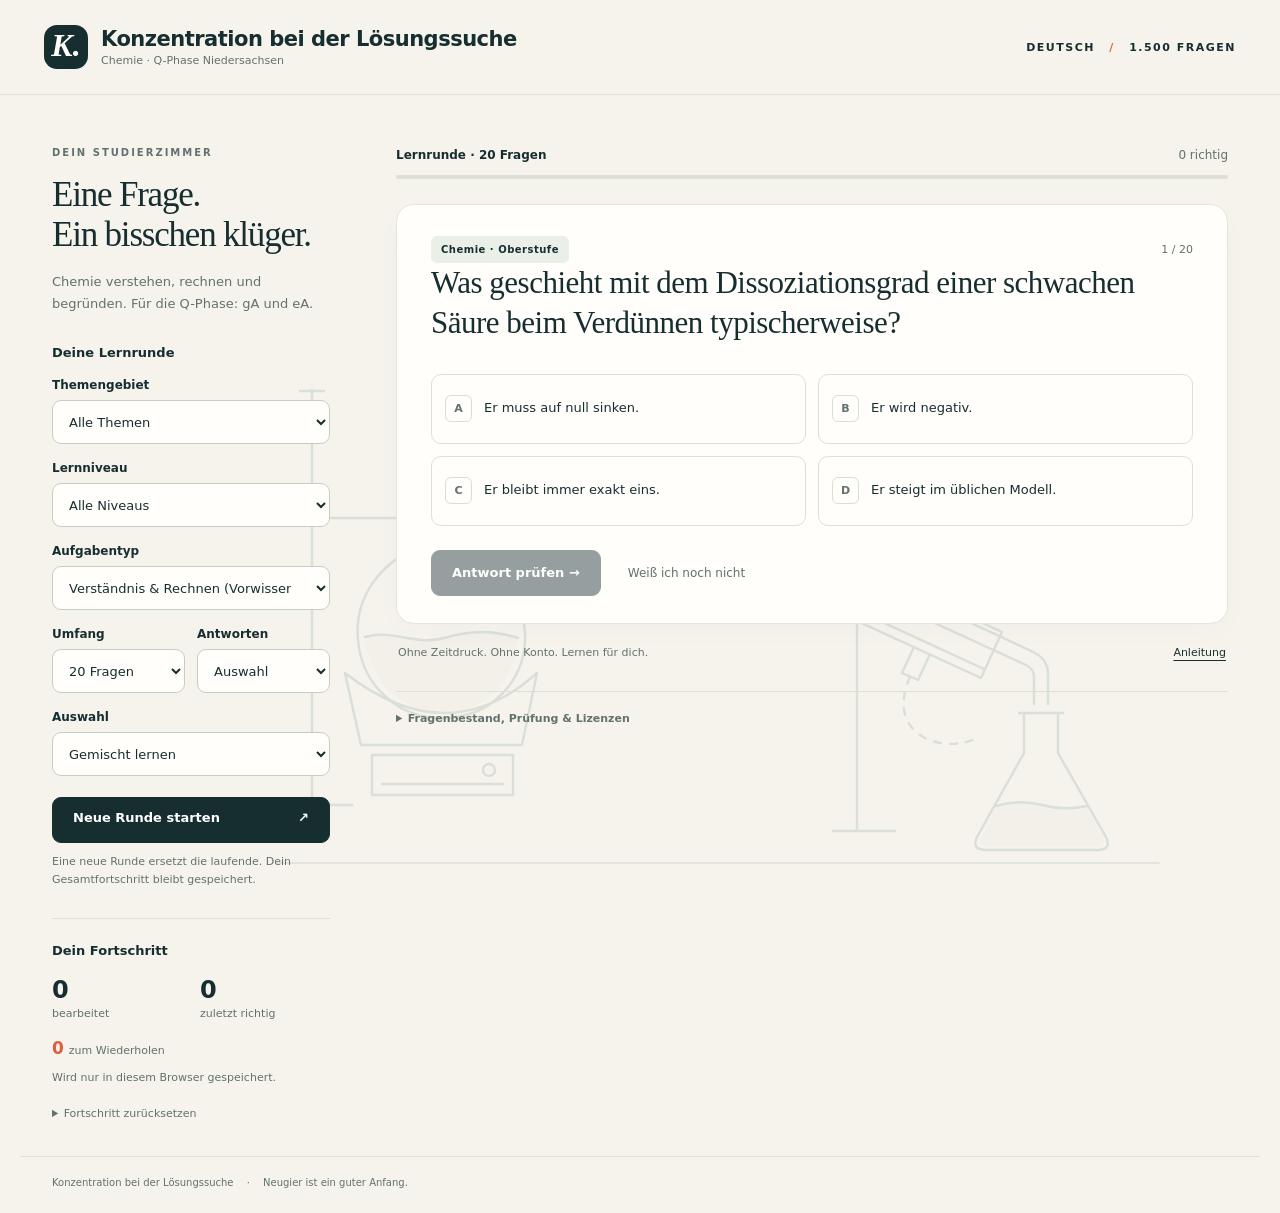
<file: index.html>
<!doctype html>
<html lang="de">
<head>
  <meta charset="utf-8">
  <meta name="viewport" content="width=device-width, initial-scale=1">
  <meta name="theme-color" content="#172e31">
  <meta name="description" content="1.500 Chemie-Übungsaufgaben für die Q-Phase in Niedersachsen. Direkt lernen, Antworten prüfen und Fehler wiederholen.">
  <title>Konzentration bei der Lösungssuche · Chemie</title>
  <link rel="icon" href="favicon.svg" type="image/svg+xml">
  <link rel="stylesheet" href="styles.css?v=distillation-20261007">
  <script defer src="questions.js?v=quality-20261007"></script>
  <script defer src="engine.js"></script>
  <script defer src="app.js"></script>
</head>
<body>
  <a class="skip-link" href="#question">Zur Frage springen</a>
  <header class="masthead"><div class="brand"><span class="brand-mark" aria-hidden="true">K.</span><div><strong>Konzentration bei der Lösungssuche</strong><span>Chemie · Q-Phase Niedersachsen</span></div></div><span class="edition">DEUTSCH <span aria-hidden="true">/</span> <span id="total-header">…</span> FRAGEN</span></header>
  <main class="layout">
    <aside class="sidebar" aria-label="Einstellungen und Lernfortschritt">
      <div class="eyebrow">DEIN STUDIERZIMMER</div><h1>Eine Frage.<br>Ein bisschen klüger.</h1>
      <p class="intro">Chemie verstehen, rechnen und begründen. Für die Q-Phase: gA und eA.</p>
      <form id="settings">
        <h2>Deine Lernrunde</h2>
        <label for="category">Themengebiet</label><select id="category" name="category"><option value="all">Alle Themen</option></select>
        <label for="level">Lernniveau</label><select id="level"><option value="all">Alle Niveaus</option><option value="E">Grundlagen für die Q-Phase</option><option value="gA">gA einschließlich Grundlagen</option><option value="eA">eA-Vertiefung</option></select><label for="kind">Aufgabentyp</label><select id="kind"><option value="all">Verständnis &amp; Rechnen (Vorwissen anwenden)</option><option value="Verständnis">Verständnis &amp; Struktur</option><option value="Rechenvariante">Rechenübungen</option></select><div class="settings-row"><div><label for="length">Umfang</label><select id="length"><option value="10">10 Fragen</option><option value="20" selected>20 Fragen</option><option value="50">50 Fragen</option><option value="all">Alle Fragen</option></select></div><div><label for="mode">Antworten</label><select id="mode"><option value="choice">Auswahl</option><option value="text">Eintippen</option></select></div></div>
        <label for="filter">Auswahl</label><select id="filter"><option value="all">Gemischt lernen</option><option value="unseen">Noch nicht beantwortet</option><option value="wrong">Fehler wiederholen</option></select>
        <button class="primary start" type="submit">Neue Runde starten <span aria-hidden="true">↗</span></button>
        <p class="small">Eine neue Runde ersetzt die laufende. Dein Gesamtfortschritt bleibt gespeichert.</p>
      </form>
      <section class="overall"><h2>Dein Fortschritt</h2><div class="stat-grid"><div><strong id="seen">0</strong><span>bearbeitet</span></div><div><strong id="mastered">0</strong><span>zuletzt richtig</span></div><div><strong id="mistakes">0</strong><span>zum Wiederholen</span></div></div><p class="small" id="storage-note">Wird nur in diesem Browser gespeichert.</p></section>
      <details class="reset"><summary>Fortschritt zurücksetzen</summary><p class="small">Löscht deine Antworten und die laufende Runde auf diesem Gerät.</p><button id="reset" type="button" class="text-button">Jetzt lokal zurücksetzen</button></details>
    </aside>
    <section class="workspace" aria-label="Quiz">
      <div class="round-bar"><span id="round-label">Deine Runde</span><span id="round-score">0 richtig</span></div>
      <progress id="round-progress" value="0" max="20" aria-label="Fortschritt dieser Runde"></progress>
      <p id="notice" role="status" class="notice" hidden></p>
      <article class="question-card" id="quiz-card">
        <div class="question-meta"><span class="topic-pill" id="topic">Chemie · Oberstufe</span><span class="question-number" id="number"></span></div>
        <p class="subtopic" id="subtopic" hidden></p>
        <h2 id="question" tabindex="-1">Fragen werden geladen …</h2>
        <form id="answer-form">
          <fieldset id="choices"><legend class="sr-only">Wähle deine Antwort</legend><div id="choice-list" class="choice-grid"></div></fieldset>
          <div id="text-answer" hidden><label for="answer">Deine Antwort</label><input id="answer" autocomplete="off" maxlength="500" placeholder="Was weißt du noch?" aria-describedby="matching-note"><p class="small" id="matching-note">Abgleich mit hinterlegten Antworten, keine KI-Bewertung. Gleichwertige Formulierungen kannst du nachträglich als richtig markieren.</p></div>
          <div class="answer-actions"><button class="primary" id="check" type="submit">Antwort prüfen <span aria-hidden="true">→</span></button><button id="reveal" class="quiet" type="button">Weiß ich noch nicht</button></div>
        </form>
        <section id="feedback" class="feedback" role="status" aria-live="polite" hidden><h3 id="feedback-title"></h3><p id="feedback-text"></p><p id="solution" class="solution"></p><button id="override" class="text-button" type="button" hidden>Meine Formulierung ist auch richtig</button></section>
        <details id="explanation" class="explanation" hidden><summary>Lösungsweg &amp; Themenbezug</summary><p id="explanation-text"></p><p id="source-links"></p><p class="small" id="source-note"></p></details>
        <div class="next-row" id="next-row" hidden><span class="small">In Ruhe nachlesen. Dann weiter.</span><button id="next" class="primary" type="button">Nächste Frage →</button></div>
      </article>
      <article class="question-card complete" id="complete" hidden><span class="completion-mark" aria-hidden="true">✓</span><p class="eyebrow">RUNDE ABGESCHLOSSEN</p><h2 id="complete-title" tabindex="-1">Gut, dass du dranbleibst.</h2><p id="complete-result"></p><div class="completion-actions"><button id="again" class="primary" type="button">Nächste Runde →</button><button id="repeat" class="quiet" type="button">Fehler dieser Runde üben</button></div></article>
      <div class="bottom-note"><span class="small">Ohne Zeitdruck. Ohne Konto. Lernen für dich.</span><a href="ANLEITUNG.html">Anleitung</a></div>
      <details class="about"><summary>Fragenbestand, Prüfung & Lizenzen</summary><div id="dataset-info"></div><p>Alle Fragen und Lösungen sind mitgeliefert. Beim Spielen werden keine externen Dienste abgefragt. Nur ein Klick auf einen Quellenlink öffnet die jeweilige Website.</p><p><a href="QUELLEN.md">Quellen und Lizenzhinweise</a> · <a href="PRUEFBERICHT.md">Umfang und Prüfgrenzen</a></p></details>
    </section>
  </main>
  <footer>Konzentration bei der Lösungssuche <span aria-hidden="true">·</span> Neugier ist ein guter Anfang.</footer>
  <noscript><p class="notice">Bitte aktiviere JavaScript, um das Quiz zu spielen. Die App benötigt keine Installation.</p></noscript>
</body>
</html>
</file>
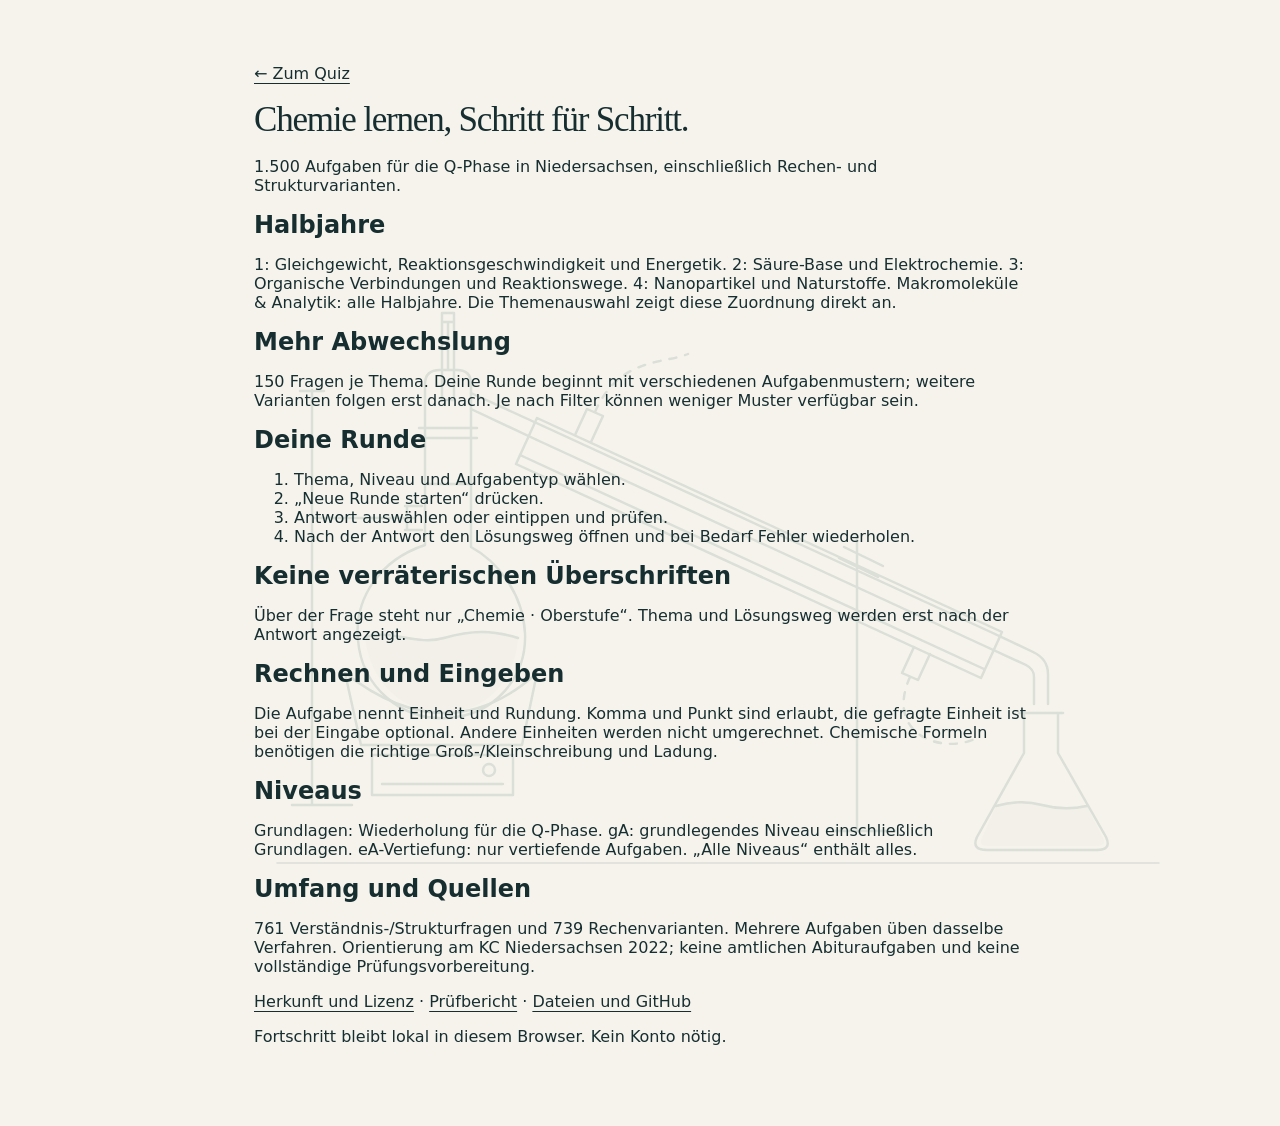
<file: ANLEITUNG.html>
<!doctype html><html lang="de"><meta charset="utf-8"><meta name="viewport" content="width=device-width,initial-scale=1"><title>Anleitung – Konzentration bei der Lösungssuche</title><link rel="stylesheet" href="styles.css"><main style="max-width:820px;margin:40px auto;padding:24px"><a href="index.html">← Zum Quiz</a><h1>Chemie lernen, Schritt für Schritt.</h1><p>1.500 Aufgaben für die Q-Phase in Niedersachsen, einschließlich Rechen- und Strukturvarianten.</p><h2>Halbjahre</h2><p>1: Gleichgewicht, Reaktionsgeschwindigkeit und Energetik. 2: Säure-Base und Elektrochemie. 3: Organische Verbindungen und Reaktionswege. 4: Nanopartikel und Naturstoffe. Makromoleküle &amp; Analytik: alle Halbjahre. Die Themenauswahl zeigt diese Zuordnung direkt an.</p><h2>Mehr Abwechslung</h2><p>150 Fragen je Thema. Deine Runde beginnt mit verschiedenen Aufgabenmustern; weitere Varianten folgen erst danach. Je nach Filter können weniger Muster verfügbar sein.</p><h2>Deine Runde</h2><ol><li>Thema, Niveau und Aufgabentyp wählen.</li><li>„Neue Runde starten“ drücken.</li><li>Antwort auswählen oder eintippen und prüfen.</li><li>Nach der Antwort den Lösungsweg öffnen und bei Bedarf Fehler wiederholen.</li></ol><h2>Keine verräterischen Überschriften</h2><p>Über der Frage steht nur „Chemie · Oberstufe“. Thema und Lösungsweg werden erst nach der Antwort angezeigt.</p><h2>Rechnen und Eingeben</h2><p>Die Aufgabe nennt Einheit und Rundung. Komma und Punkt sind erlaubt, die gefragte Einheit ist bei der Eingabe optional. Andere Einheiten werden nicht umgerechnet. Chemische Formeln benötigen die richtige Groß-/Kleinschreibung und Ladung.</p><h2>Niveaus</h2><p>Grundlagen: Wiederholung für die Q-Phase. gA: grundlegendes Niveau einschließlich Grundlagen. eA-Vertiefung: nur vertiefende Aufgaben. „Alle Niveaus“ enthält alles.</p><h2>Umfang und Quellen</h2><p>761 Verständnis-/Strukturfragen und 739 Rechenvarianten. Mehrere Aufgaben üben dasselbe Verfahren. Orientierung am KC Niedersachsen 2022; keine amtlichen Abituraufgaben und keine vollständige Prüfungsvorbereitung.</p><p><a href="QUELLEN.md">Herkunft und Lizenz</a> · <a href="PRUEFBERICHT.md">Prüfbericht</a> · <a href="README.md">Dateien und GitHub</a></p><p>Fortschritt bleibt lokal in diesem Browser. Kein Konto nötig.</p></main></html>
</file>
<file: styles.css>
:root{color-scheme:light;--ink:#172e31;--muted:#63716f;--paper:#f5f3ec;--line:#dedfd5;--accent:#dc603e;--green:#176346;--red:#a33029;--white:#fffefa;font-family:Inter,ui-sans-serif,system-ui,-apple-system,BlinkMacSystemFont,"Segoe UI",sans-serif;color:var(--ink);background:var(--paper)}
*{box-sizing:border-box}body{margin:0}button,input,select{font:inherit}button,select,summary{cursor:pointer}button,a,input,select,summary{-webkit-tap-highlight-color:transparent}button:focus-visible,a:focus-visible,select:focus-visible,input:focus-visible,summary:focus-visible{outline:3px solid var(--accent);outline-offset:4px}button{min-height:46px}button:disabled{cursor:default}a{color:var(--ink);text-underline-offset:4px}a:hover{color:var(--accent)}[hidden]{display:none!important}.masthead{max-width:1340px;margin:auto;display:flex;align-items:center;justify-content:space-between;padding:25px 44px;border-bottom:1px solid var(--line)}.brand{display:flex;align-items:center;gap:13px}.brand-mark{width:44px;height:44px;background:var(--ink);color:var(--white);border-radius:13px;font:italic bold 32px Georgia,serif;text-align:center;padding-top:2px}.brand strong{display:block;font-size:21px;letter-spacing:-.5px}.brand div>span{display:block;font-size:11px;color:var(--muted);margin-top:3px}.edition{font-size:11px;letter-spacing:1.5px;font-weight:650}.edition>span[aria-hidden]{color:var(--accent);margin:0 9px}.layout{max-width:1240px;display:grid;grid-template-columns:278px minmax(0,1fr);gap:66px;margin:52px auto 36px;padding:0 32px}.eyebrow{font-size:10px;letter-spacing:2px;font-weight:700;color:var(--muted)}h1{font:normal 35px/1.13 Georgia,serif;letter-spacing:-1.2px;margin:17px 0}.intro{font-size:13px;line-height:1.7;color:var(--muted);margin-bottom:30px}h2{margin:0}#settings h2,.overall h2{font-size:13px;margin:0 0 18px}label{font-size:12px;font-weight:600;display:block;margin:17px 0 8px}select,input{color:var(--ink);border:1px solid #c5cec4;background:var(--white);border-radius:9px;min-height:44px;padding:10px 12px;width:100%;font-size:13px}select{padding-right:22px}input{font-size:17px;min-height:55px}.settings-row{display:grid;grid-template-columns:1fr 1fr;gap:12px}.settings-row>div{min-width:0}.primary{background:var(--ink);color:white;border:1px solid var(--ink);border-radius:9px;padding:12px 20px;font-size:13px;font-weight:650;transition:background .15s}.primary:hover:not(:disabled){background:#2d4b4b}.primary:disabled{opacity:.45}.start{display:flex;width:100%;justify-content:space-between;margin-top:21px}.small{font-size:11px;line-height:1.65;color:var(--muted)}#settings .small{margin:10px 0}.overall{border-top:1px solid var(--line);margin-top:28px;padding-top:24px}.stat-grid{display:grid;grid-template-columns:1fr 1fr;gap:18px}.stat-grid div:last-child{grid-column:1/-1}.stat-grid strong{font-size:24px;display:block;font-weight:550}.stat-grid span{font-size:11px;color:var(--muted);display:block;margin-top:3px}.stat-grid div:last-child strong{display:inline-block;font-size:17px;margin-right:5px;color:var(--accent)}.stat-grid div:last-child span{display:inline}.reset{font-size:11px;color:var(--muted);margin-top:20px}.reset button{font-size:11px}.workspace{min-width:0}.round-bar{display:flex;justify-content:space-between;font-size:12px;margin:1px 0 13px}.round-bar span:first-child{font-weight:600}.round-bar span:last-child{color:var(--muted)}progress{display:block;width:100%;height:4px;border:0;border-radius:8px;overflow:hidden;background:#dedfd5;accent-color:var(--accent);margin-bottom:25px}progress::-webkit-progress-bar{background:#dedfd5}progress::-webkit-progress-value{background:var(--accent)}progress::-moz-progress-bar{background:var(--accent)}.question-card{background:var(--white);border:1px solid #e4e5dc;border-radius:18px;padding:31px 34px 27px;box-shadow:0 8px 28px #172e3105}.question-meta{display:flex;align-items:center;justify-content:space-between;gap:14px}.topic-pill{font-size:10px;font-weight:650;letter-spacing:.5px;background:#eaf0e8;border-radius:6px;padding:8px 10px}.question-number{font-size:11px;color:var(--muted)}.subtopic{font-size:11px;color:var(--muted);margin:25px 0 12px}#question{font:normal 31px/1.3 Georgia,serif;letter-spacing:-.5px;overflow-wrap:anywhere;margin:0 0 30px;min-height:78px}fieldset{margin:0;padding:0;border:0}.choice-grid{display:grid;grid-template-columns:1fr 1fr;gap:12px}.choice{position:relative;margin:0;display:flex;gap:12px;align-items:center;padding:15px 13px;border:1px solid var(--line);border-radius:10px;font-size:13px;line-height:1.45;min-height:70px;cursor:pointer;font-weight:450;overflow-wrap:anywhere}.choice input{position:absolute;width:1px;height:1px;min-height:0;opacity:0}.choice:has(input:focus-visible){outline:3px solid var(--accent);outline-offset:3px}.choice:hover:has(input:not(:disabled)){border-color:var(--ink);background:#f6f7f2}.choice:has(input:checked){border-color:var(--ink);background:#edf2ed}.choice-letter{flex:0 0 27px;display:grid;place-items:center;width:27px;height:27px;border:1px solid #d8dfd6;border-radius:6px;font-size:11px;color:var(--muted);font-weight:650}.choice:has(input:checked) .choice-letter{background:var(--ink);border-color:var(--ink);color:white}.choice.correct{border-color:#77ab85;background:#edf7ee}.choice.incorrect{border-color:#d5968a;background:#fff1eb}.choice:has(input:disabled){cursor:default}.answer-actions{display:flex;align-items:center;gap:18px;margin-top:24px}.quiet{background:transparent;border:1px solid transparent;padding:11px 8px;color:var(--muted);font-size:12px;border-radius:8px}.quiet:hover{color:var(--ink);background:#f0f1e9}.feedback{margin-top:24px;border-radius:10px;padding:18px 20px;background:#edf7ee;border:1px solid #d3e8d3}.feedback.wrong{background:#fff2ea;border-color:#eed0c0}.feedback h3{font-size:15px;margin:0 0 6px;color:var(--green)}.feedback.wrong h3{color:var(--red)}.feedback p{font-size:12px;line-height:1.6;margin:4px 0}.feedback .solution{font-size:18px;line-height:1.5;color:var(--ink);font-weight:600}.text-button{background:none;border:0;text-decoration:underline;text-underline-offset:3px;color:var(--ink);font-size:12px;padding:8px 0}.explanation{border-top:1px solid var(--line);margin-top:21px;padding-top:17px;font-size:12px;line-height:1.7}.explanation summary{font-weight:600}.explanation p{overflow-wrap:anywhere;white-space:pre-line}.explanation a{margin-right:14px}.next-row{display:flex;align-items:center;justify-content:space-between;gap:12px;margin-top:20px}.bottom-note{display:flex;justify-content:space-between;align-items:center;gap:16px;margin:20px 2px}.bottom-note a{font-size:11px}.about{border-top:1px solid var(--line);margin-top:29px;padding:18px 0;font-size:11px;line-height:1.7;color:var(--muted)}.about summary{font-weight:600}.about p{max-width:70ch}.notice{border:1px solid #e7c394;border-radius:9px;background:#fff5e5;padding:14px;font-size:13px;line-height:1.5}.complete{text-align:center;padding:50px 28px}.complete h2{font:normal 34px Georgia,serif;margin:20px 0}.complete p{font-size:14px;line-height:1.7}.complete .eyebrow{font-size:10px}.completion-mark{display:grid;place-items:center;width:66px;height:66px;margin:0 auto 23px;background:#e3eddc;color:var(--green);font-size:30px;border-radius:50%}.completion-actions{display:flex;justify-content:center;flex-wrap:wrap;gap:12px;margin-top:27px}footer{max-width:1240px;padding:20px 32px 25px;margin:auto;font-size:10px;color:var(--muted);border-top:1px solid var(--line)}footer span{margin:0 10px}.sr-only,.skip-link:not(:focus){position:absolute;width:1px;height:1px;padding:0;margin:-1px;overflow:hidden;clip:rect(0,0,0,0);white-space:nowrap;border:0}.skip-link:focus{position:absolute;top:8px;left:8px;padding:10px;background:white;z-index:9}
@media(min-width:1400px){.layout{margin-top:65px}.question-card{padding:38px 40px}}@media(max-width:950px){.layout{gap:28px;grid-template-columns:240px minmax(0,1fr);padding:0 24px}.question-card{padding:25px}.choice-grid{grid-template-columns:1fr}#question{font-size:28px}.masthead{padding:22px 25px}}@media(max-width:700px){.masthead{padding:17px 18px}.brand strong{font-size:19px}.edition{font-size:9px;max-width:100px;text-align:right;line-height:1.7;letter-spacing:.5px}.layout{display:flex;flex-direction:column;gap:26px;margin:26px auto;padding:0 16px}.workspace{order:0}.sidebar{order:1;border-top:1px solid var(--line);padding:27px 7px 0}.sidebar .eyebrow,.sidebar h1,.sidebar .intro{display:none}.question-card{padding:23px 20px;border-radius:14px}.question-meta{gap:8px}.topic-pill{font-size:9px}#question{font-size:27px;min-height:0;margin-bottom:24px}.subtopic{margin-top:22px}.choice{min-height:58px}.choice-grid{gap:10px}.answer-actions{gap:9px;justify-content:space-between}.primary{padding:12px 15px}.next-row>.small{max-width:130px}.overall .stat-grid{grid-template-columns:1fr 1fr 1fr;gap:12px}.stat-grid div:last-child{grid-column:auto}.stat-grid div:last-child strong{display:block;font-size:24px}.stat-grid div:last-child span{display:block}.bottom-note{align-items:flex-start}.about{margin-top:20px}.settings-row{grid-template-columns:1fr 1fr}footer{margin:0 16px;padding:20px 0}.complete h2{font-size:29px}}
@media(prefers-reduced-motion:reduce){*{scroll-behavior:auto!important;transition:none!important}}

/* Allow the full quiz name to wrap on narrow screens. */
.masthead{gap:18px}.brand{min-width:0}.brand-mark{flex-shrink:0}.brand strong{overflow-wrap:anywhere}.edition{flex-shrink:0}@media(max-width:700px){.brand strong{font-size:17px}.masthead{gap:12px}.edition{max-width:76px}}

/* Decorative glass apparatus: outside the reading surface, without interaction. */
body{position:relative;isolation:isolate;min-height:100vh}
body::before{content:"";position:fixed;inset:0;z-index:-1;pointer-events:none;background:url("distillation.svg") no-repeat right bottom;background-size:min(1100px,92vw) auto;opacity:.16}
@media(max-width:700px){body::before{background-size:760px auto;background-position:60% bottom;opacity:.11}}
@media print{body::before{display:none}}
</file>
